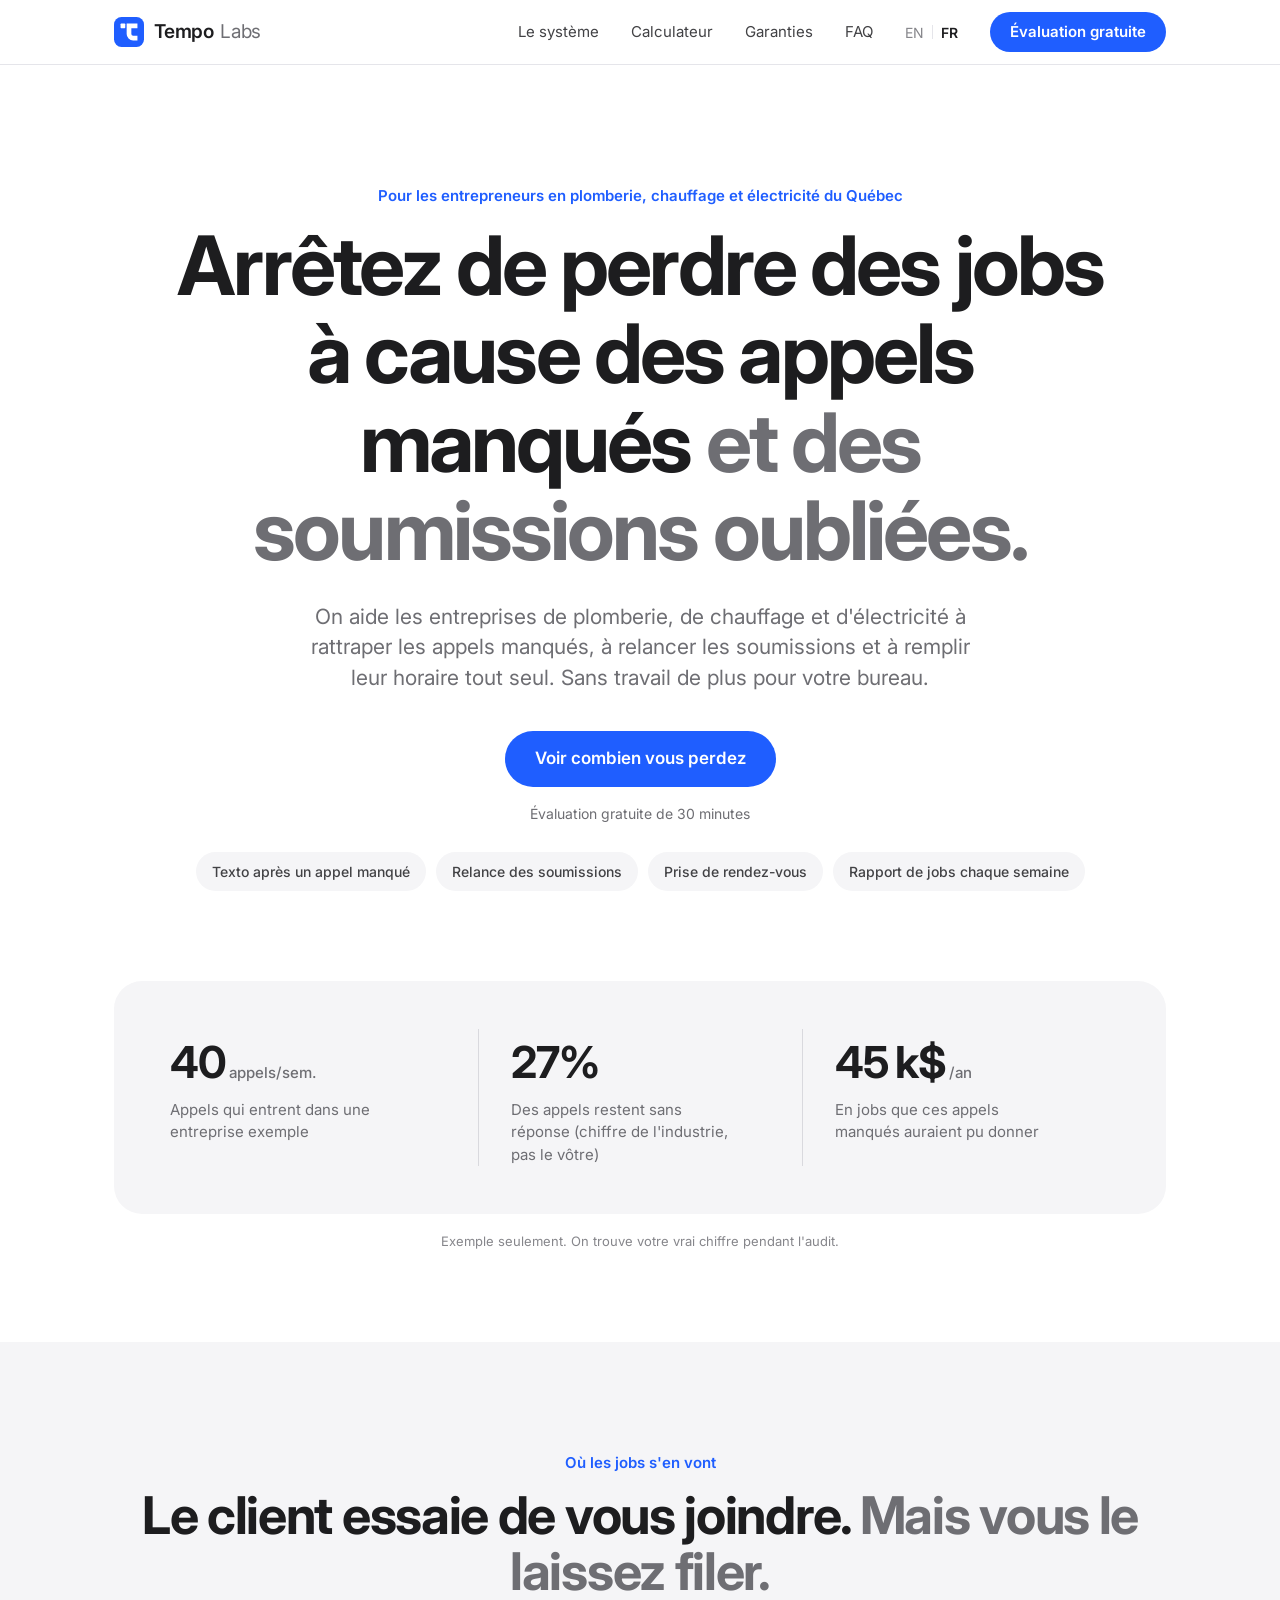
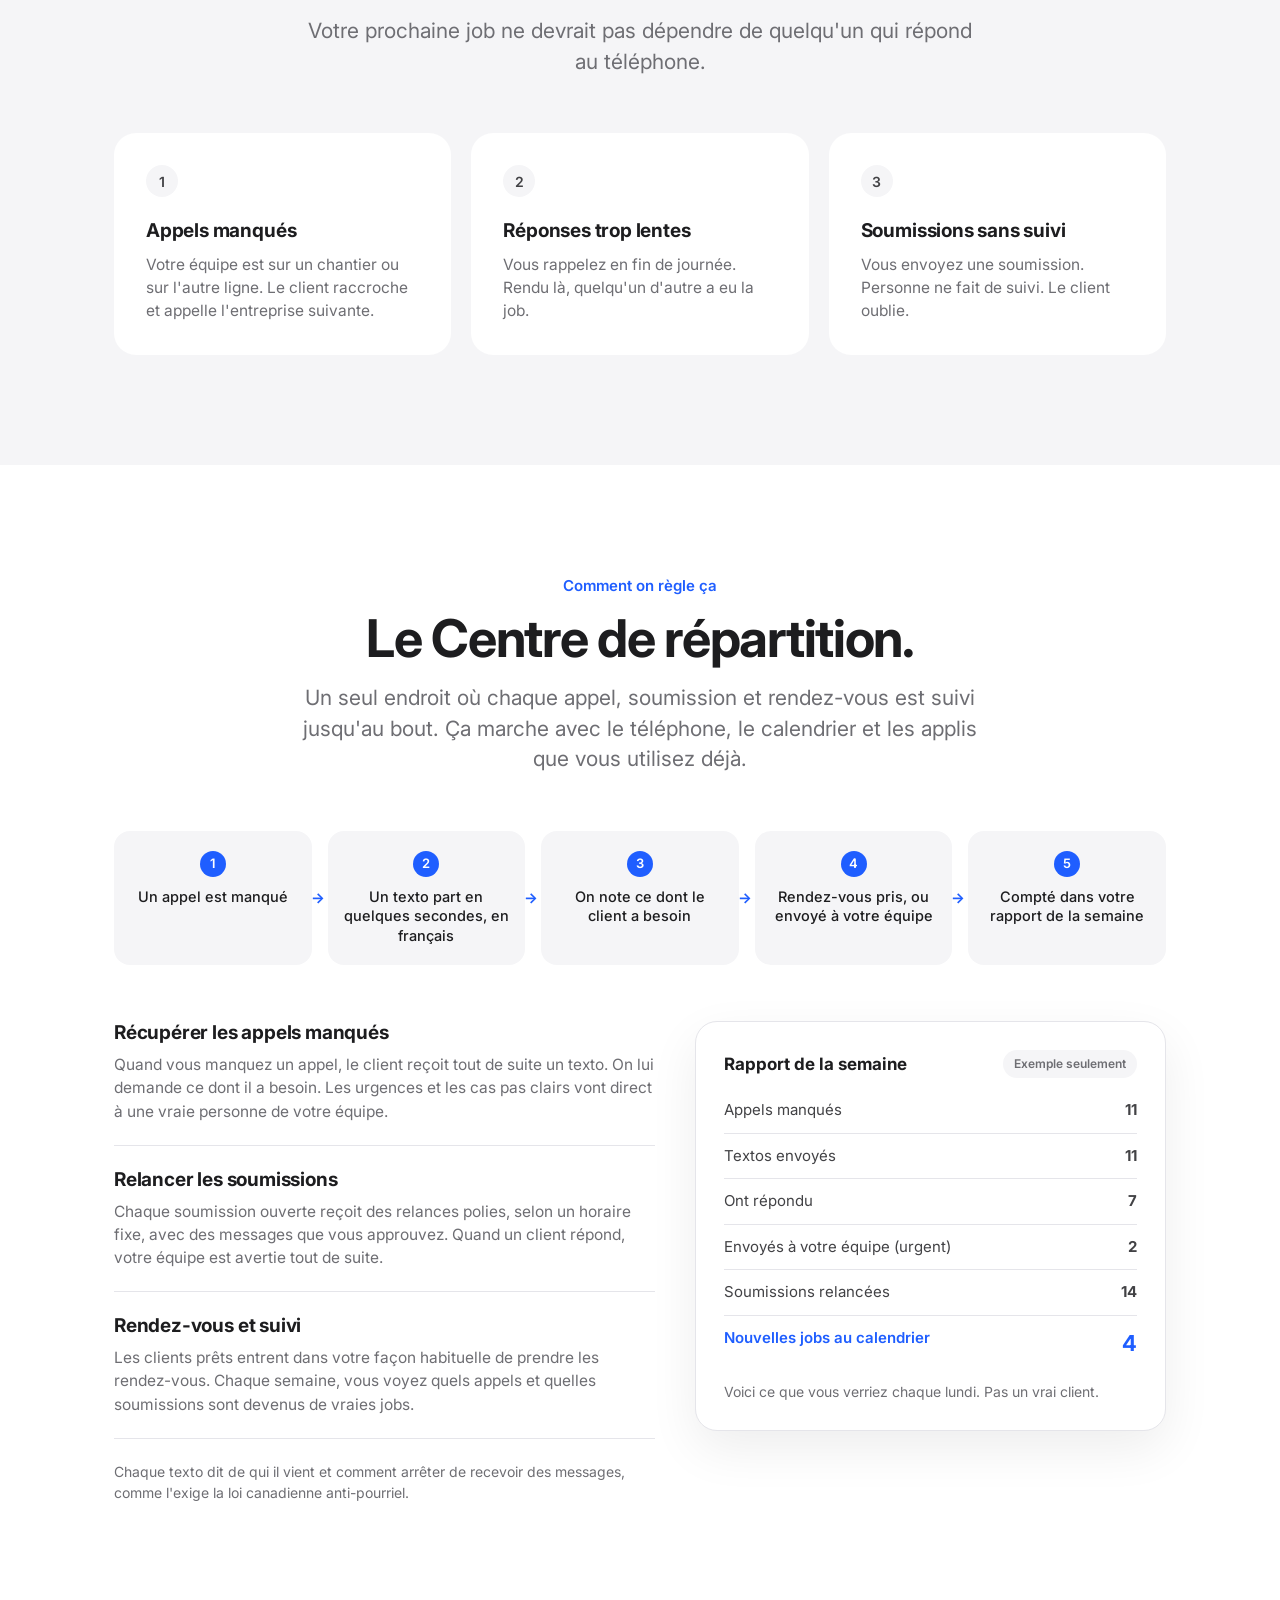
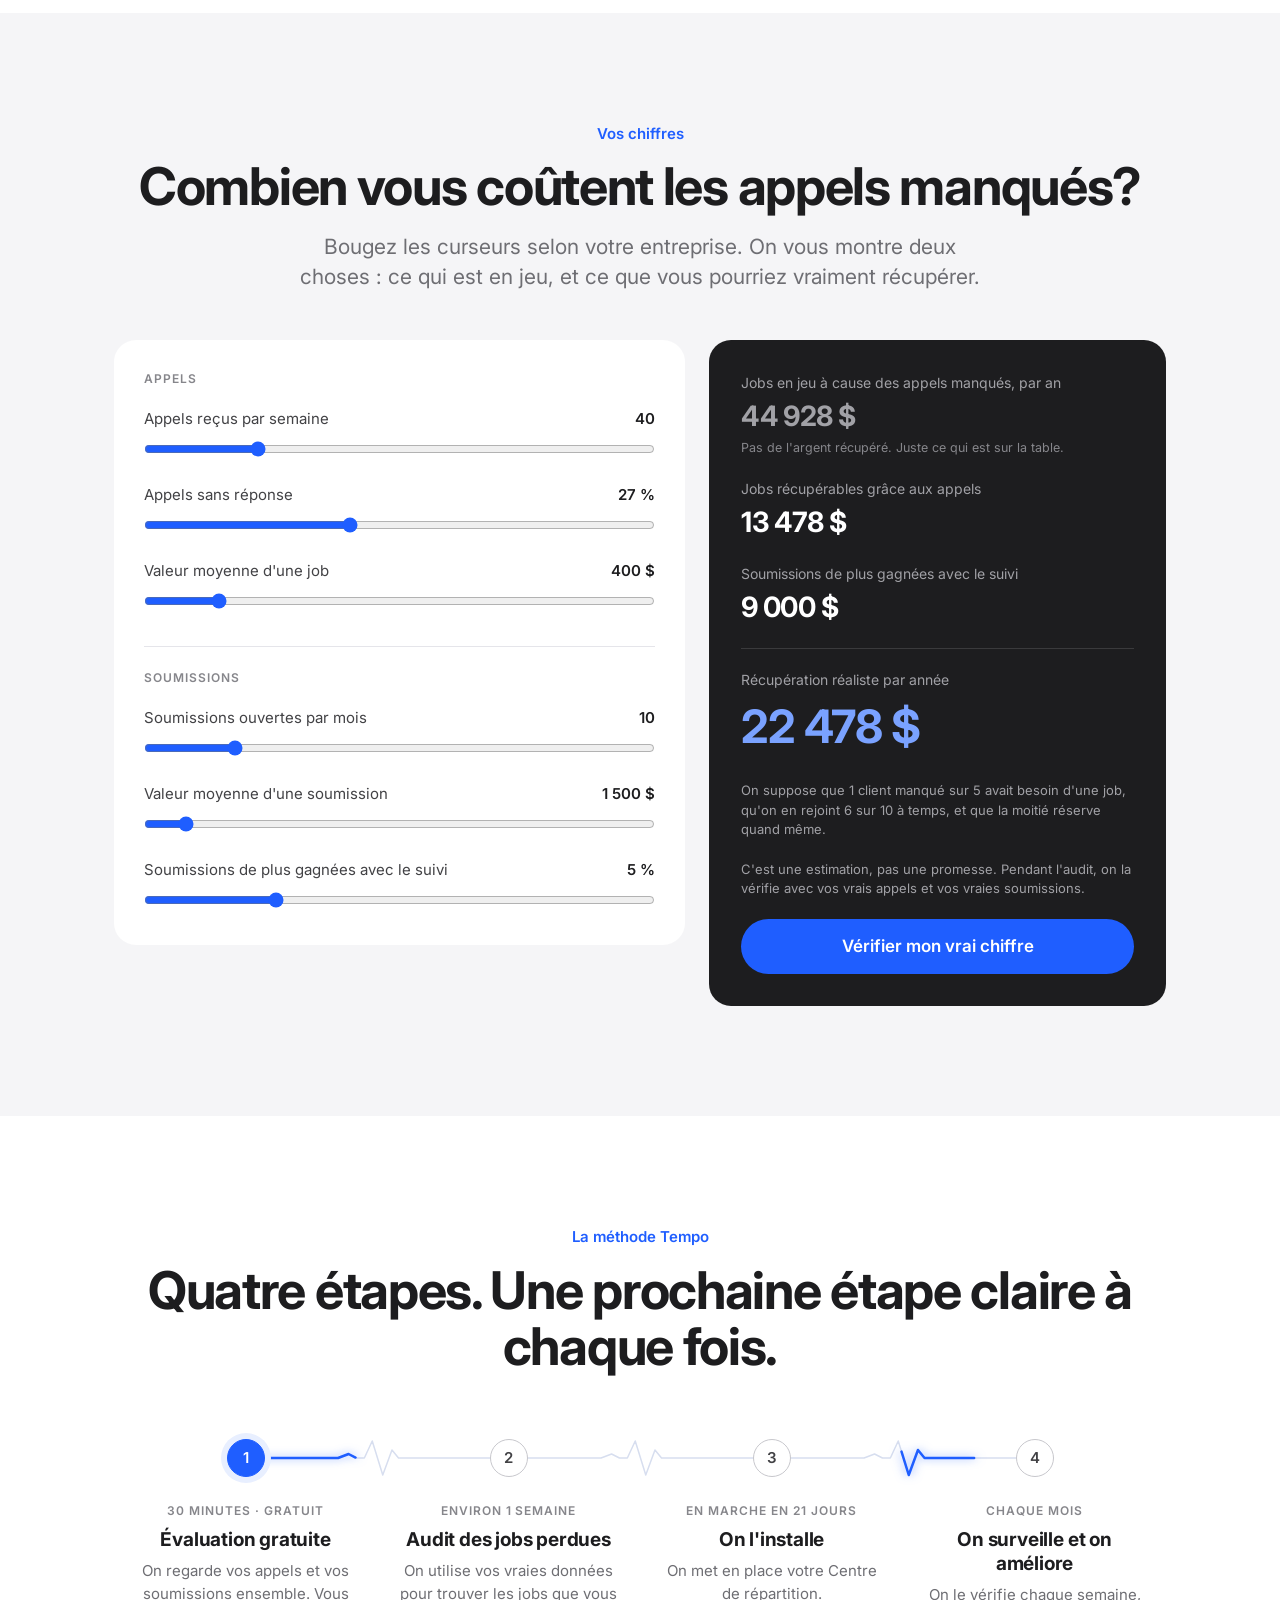
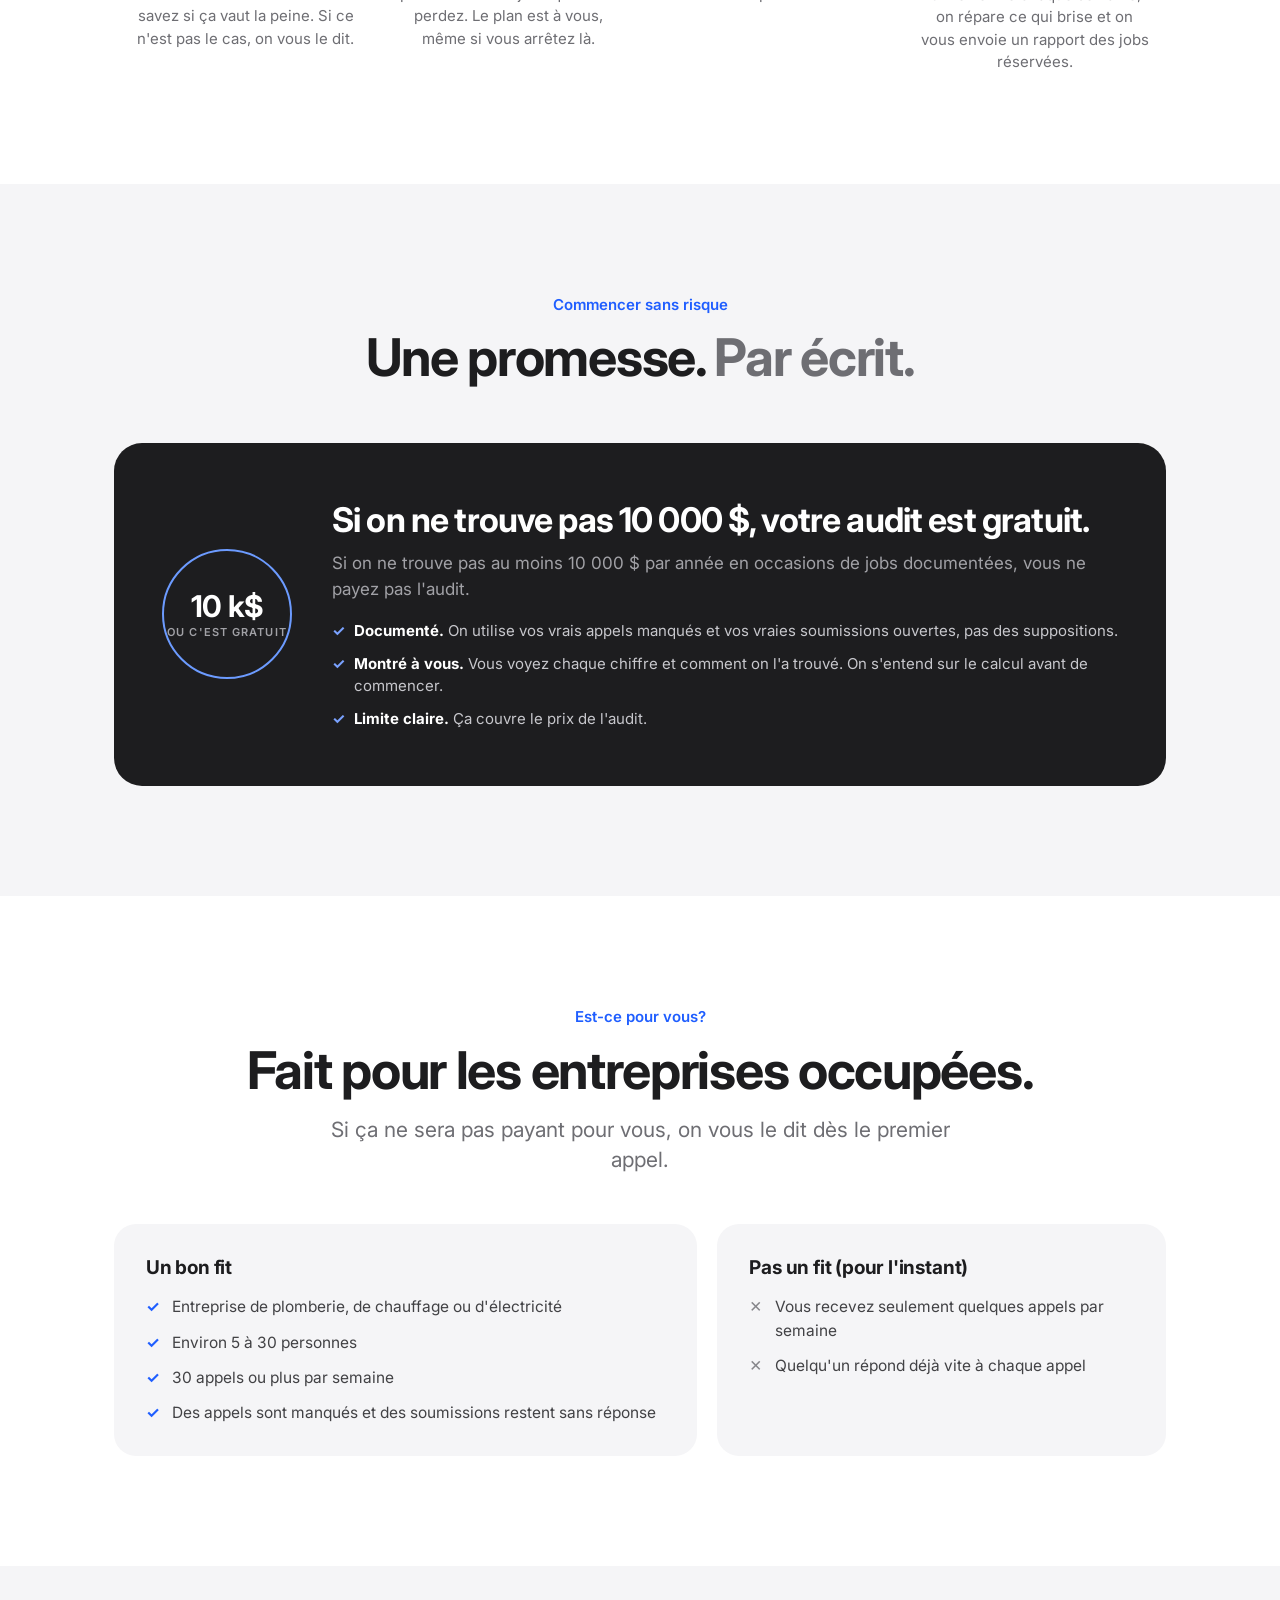
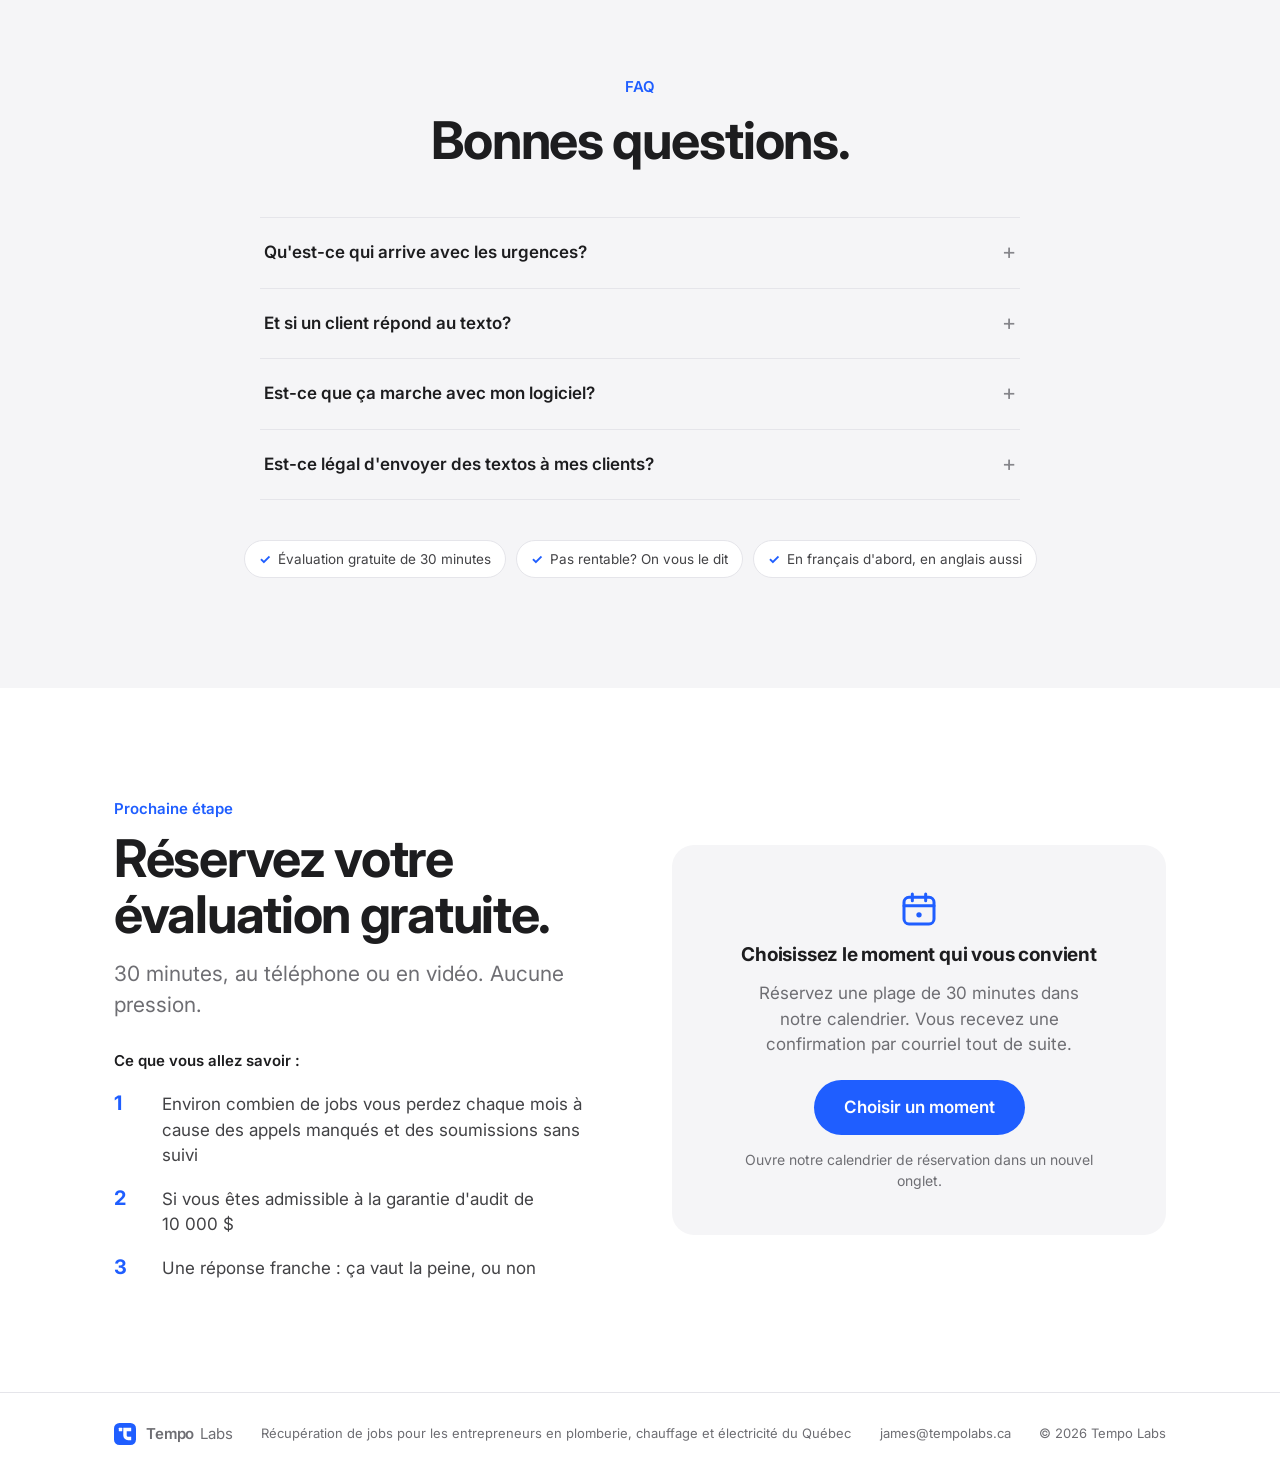
<file: index.html>
<!doctype html>
<html lang="en" data-title-fr="Tempo Labs — Arrêtez de perdre des jobs à cause des appels manqués">
<head>
<meta charset="utf-8">
<meta name="viewport" content="width=device-width, initial-scale=1">
<title>Tempo Labs — Stop losing jobs to missed calls</title>
<meta name="description" content="For Quebec plumbing, heating and electrical contractors. We help you win back jobs lost to missed calls and forgotten quotes, without adding office work. Free 30-minute opportunity assessment.">
<link rel="preconnect" href="https://fonts.googleapis.com">
<link rel="preconnect" href="https://fonts.gstatic.com" crossorigin>
<link href="https://fonts.googleapis.com/css2?family=Inter:wght@400;500;600;700&display=swap" rel="stylesheet">
<link rel="stylesheet" href="styles.css">
<link rel="icon" type="image/svg+xml" href="assets/logo.svg">
<link rel="icon" type="image/png" sizes="32x32" href="assets/favicon-32.png">
<link rel="apple-touch-icon" href="assets/apple-touch-icon.png">
</head>
<body>

<nav>
  <div class="wrap">
    <a href="index.html" class="logo">
      <svg class="logo-mark" viewBox="0 0 1024 1024" aria-hidden="true"><rect width="1024" height="1024" rx="256" fill="#1f5eff"/><rect x="224" y="224" width="160" height="160" rx="24" fill="#fff"/><path d="M432 224H800V384H592V576A62 62 0 0 0 654 638H800V800H654A222 222 0 0 1 432 578Z" fill="#fff"/></svg>
      Tempo <span class="logo-sub">Labs</span>
    </a>
    <div class="nav-r">
      <div class="nav-links">
        <a href="#dcc" data-i18n="nav.dcc">The system</a>
        <a href="#calc" data-i18n="nav.calc">Calculator</a>
        <a href="#audit" data-i18n="nav.audit">Guarantees</a>
        <a href="#faq">FAQ</a>
      </div>
      <div class="lang" role="group" aria-label="Language"><button data-lang="en" class="on">EN</button><i></i><button data-lang="fr">FR</button></div>
      <a href="#book" class="btn btn-sm" data-i18n="nav.cta">Free assessment</a>
    </div>
  </div>
</nav>

<header class="hero center">
  <div class="wrap">
    <span class="eyebrow" data-i18n="hero.eyebrow">For Quebec plumbing, heating &amp; electrical contractors</span>
    <h1 data-i18n-html="hero.h1">Stop losing jobs to missed calls <span class="dim">and forgotten quotes.</span></h1>
    <p class="sub" data-i18n="hero.sub">We help plumbing, heating and electrical companies catch missed calls, follow up on quotes, and book more jobs on their own. No extra work for your office.</p>
    <a href="#book" class="btn" data-i18n="hero.cta">Find out how much you're missing</a>
    <p class="fine" data-i18n="hero.fine">Free 30-minute opportunity assessment</p>
    <div class="tools hero-tags">
      <span data-i18n="tag.1">Missed-call text back</span>
      <span data-i18n="tag.2">Quote follow-up</span>
      <span data-i18n="tag.3">Booking</span>
      <span data-i18n="tag.4">Weekly job report</span>
    </div>

    <div class="stats reveal">
      <div><b>40<small data-i18n="st.1u">calls/week</small></b><p data-i18n="st.1">Calls coming into an example shop</p></div>
      <div><b>27%</b><p data-i18n="st.2">Of calls go unanswered (an industry number, not yours)</p></div>
      <div><b><span data-i18n="st.3n">$45K</span><small data-i18n="st.3u">/year</small></b><p data-i18n="st.3">In jobs those missed calls could have been</p></div>
    </div>
    <p class="stats-cap" data-i18n="st.cap">Example only. We find your real number in the audit.</p>
  </div>
</header>

<section class="band center">
  <div class="wrap">
    <span class="eyebrow" data-i18n="leak.eyebrow">Where the jobs go</span>
    <h2 data-i18n-html="leak.h2">The lead is trying to reach you. <span class="dim">But you let them slip away.</span></h2>
    <p class="sub" data-i18n="leak.sub">Your next job shouldn't depend on whether someone picks up the phone.</p>
    <div class="cards">
      <div class="card reveal"><div class="num">1</div><h3 data-i18n="leak.1h">Missed calls</h3><p data-i18n="leak.1">Your team is on a job or on the other line. The caller hangs up and calls the next business.</p></div>
      <div class="card reveal"><div class="num">2</div><h3 data-i18n="leak.2h">Slow replies</h3><p data-i18n="leak.2">You call back at the end of the day. By then, someone else got the job.</p></div>
      <div class="card reveal"><div class="num">3</div><h3 data-i18n="leak.3h">Quotes that go quiet</h3><p data-i18n="leak.3">You send a quote. Nobody follows up. The customer forgets.</p></div>
    </div>
  </div>
</section>

<section class="center" id="dcc">
  <div class="wrap">
    <span class="eyebrow" data-i18n="dcc.eyebrow">How we fix it</span>
    <h2 data-i18n="dcc.h2">The Dispatch Command Center.</h2>
    <p class="sub" data-i18n="dcc.sub">One place where every call, quote and booking is tracked until it's done. It works with the phone, calendar and apps you already use.</p>

    <div class="flowline reveal">
      <div class="node"><span class="n">1</span><span data-i18n="fl.1">A call is missed</span></div>
      <div class="node"><span class="n">2</span><span data-i18n="fl.2">A text goes out in seconds, in French</span></div>
      <div class="node"><span class="n">3</span><span data-i18n="fl.3">We get what they need</span></div>
      <div class="node"><span class="n">4</span><span data-i18n="fl.4">Booked, or sent to your team</span></div>
      <div class="node"><span class="n">5</span><span data-i18n="fl.5">Counted in your weekly report</span></div>
    </div>

    <div class="dcc-grid">
      <div class="wf-list">
        <div class="wf reveal">
          <h3 data-i18n="wf.1h">Missed-call recovery</h3>
          <p data-i18n="wf.1">When you miss a call, the caller gets a text right away. We ask what they need. Emergencies and unclear cases go straight to a real person on your team.</p>
        </div>
        <div class="wf reveal">
          <h3 data-i18n="wf.2h">Quote follow-up</h3>
          <p data-i18n="wf.2">Every open quote gets friendly follow-ups on a set schedule, with messages you approve. When a customer writes back, your team gets told right away.</p>
        </div>
        <div class="wf reveal">
          <h3 data-i18n="wf.3h">Booking and tracking</h3>
          <p data-i18n="wf.3">Ready customers go into the way you already book jobs. Each week you see which calls and quotes became real jobs.</p>
        </div>
        <p class="fine wf-note" data-i18n="wf.note">Every text says who it's from and how to stop getting messages, as Canada's anti-spam law requires.</p>
      </div>

      <div class="report reveal" aria-label="Example weekly report">
        <div class="report-h"><b data-i18n="rp.h">Weekly report</b><span class="pill grey" data-i18n="rp.tag">Example only</span></div>
        <div class="rrow"><span data-i18n="rp.1">Missed calls</span><b>11</b></div>
        <div class="rrow"><span data-i18n="rp.2">Texted back</span><b>11</b></div>
        <div class="rrow"><span data-i18n="rp.3">Wrote back</span><b>7</b></div>
        <div class="rrow"><span data-i18n="rp.4">Sent to your team (urgent)</span><b>2</b></div>
        <div class="rrow"><span data-i18n="rp.5">Quotes followed up</span><b>14</b></div>
        <div class="rrow hl"><span data-i18n="rp.6">New jobs booked</span><b>4</b></div>
        <p class="fine" data-i18n="rp.cap">This is what you'd see every Monday. Not a real client.</p>
      </div>
    </div>
  </div>
</section>

<section class="band center" id="calc">
  <div class="wrap">
    <span class="eyebrow" data-i18n="calc.eyebrow">Your numbers</span>
    <h2 data-i18n="calc.h2">What are missed calls costing you?</h2>
    <p class="sub" data-i18n="calc.sub">Move the sliders to match your shop. We show two things: what's at stake, and what you could really win back.</p>

    <div class="calc">
      <div class="calc-in">
        <h4 data-i18n="calc.g1">Calls</h4>
        <div class="sl"><label for="c-calls"><span data-i18n="calc.calls">Calls you get each week</span><output id="o-calls"></output></label><input type="range" id="c-calls" min="10" max="150" step="5" value="40"></div>
        <div class="sl"><label for="c-miss"><span data-i18n="calc.miss">Calls nobody answers</span><output id="o-miss"></output></label><input type="range" id="c-miss" min="5" max="60" value="27"></div>
        <div class="sl"><label for="c-job"><span data-i18n="calc.job">Average job value</span><output id="o-job"></output></label><input type="range" id="c-job" min="150" max="2000" step="25" value="400"></div>
        <h4 data-i18n="calc.g2">Quotes</h4>
        <div class="sl"><label for="c-q"><span data-i18n="calc.q">Open quotes each month</span><output id="o-q"></output></label><input type="range" id="c-q" min="0" max="60" value="10"></div>
        <div class="sl"><label for="c-qv"><span data-i18n="calc.qv">Average quote value</span><output id="o-qv"></output></label><input type="range" id="c-qv" min="500" max="15000" step="250" value="1500"></div>
        <div class="sl"><label for="c-qw"><span data-i18n="calc.qw">Extra quotes won with follow-up</span><output id="o-qw"></output></label><input type="range" id="c-qw" min="0" max="20" value="5"></div>
      </div>

      <div class="calc-out" aria-live="polite">
        <div class="row-out muted"><span data-i18n="calc.r1">Missed-call jobs at stake each year</span><b id="r-stake"></b><small data-i18n="calc.r1s">Not money you get back. Just what's on the table.</small></div>
        <div class="row-out"><span data-i18n="calc.r2">Jobs you could win back from calls</span><b id="r-calls"></b></div>
        <div class="row-out"><span data-i18n="calc.r3">Extra quotes won with follow-up</span><b id="r-quotes"></b></div>
        <div class="row-out big"><span data-i18n="calc.r4">Realistic win-back each year</span><b id="r-total"></b></div>
        <p class="calc-note" data-i18n="calc.asm">We assume 1 in 5 missed callers needed a job, we reach 6 in 10 of them in time, and half of those still book.</p>
        <p class="calc-note" data-i18n="calc.note">This is an estimate, not a promise. In the audit, we check it against your real calls and quotes.</p>
        <a href="#book" class="btn" data-i18n="calc.cta">Check my real number</a>
      </div>
    </div>
  </div>
</section>

<section class="center" id="how">
  <div class="wrap">
    <span class="eyebrow" data-i18n="how.eyebrow">The Tempo Method</span>
    <h2 data-i18n="how.h2">Four steps. One clear next move each time.</h2>
    <div class="steps">
      <svg class="pulse-line" viewBox="0 0 600 40" preserveAspectRatio="none" aria-hidden="true">
        <path class="ecg-base" pathLength="1000" vector-effect="non-scaling-stroke" d="M0 20 H70 L78 16 L84 20 L90 20 L96 3 L104 37 L111 12 L116 20 H270 L278 16 L284 20 L290 20 L296 3 L304 37 L311 12 L316 20 H470 L478 16 L484 20 L490 20 L496 3 L504 37 L511 12 L516 20 H600"/>
        <path class="ecg-beat" pathLength="1000" vector-effect="non-scaling-stroke" d="M0 20 H70 L78 16 L84 20 L90 20 L96 3 L104 37 L111 12 L116 20 H270 L278 16 L284 20 L290 20 L296 3 L304 37 L311 12 L316 20 H470 L478 16 L484 20 L490 20 L496 3 L504 37 L511 12 L516 20 H600"/>
      </svg>
      <div class="step"><div class="dot">1</div><span class="k" data-i18n="how.1k">30 minutes · Free</span><h3 data-i18n="how.1h">Free assessment</h3><p data-i18n="how.1">We look at your calls and quotes together. You learn if it's worth fixing. If it's not, we tell you.</p></div>
      <div class="step"><div class="dot">2</div><span class="k" data-i18n="how.2k">About 1 week</span><h3 data-i18n="how.2h">Job Leak Audit</h3><p data-i18n="how.2">We use your real data to find the jobs you're losing. You keep the plan, even if you stop here.</p></div>
      <div class="step"><div class="dot">3</div><span class="k" data-i18n="how.3k">Live in 21 days</span><h3 data-i18n="how.3h">We install it</h3><p data-i18n="how.3">We set up your Dispatch Command Center.</p></div>
      <div class="step"><div class="dot">4</div><span class="k" data-i18n="how.4k">Every month</span><h3 data-i18n="how.4h">We watch and improve</h3><p data-i18n="how.4">We check it every week, fix what breaks, and send you a report on jobs booked.</p></div>
    </div>
  </div>
</section>

<section class="band center" id="audit">
  <div class="wrap">
    <span class="eyebrow" data-i18n="g.eyebrow">No-risk start</span>
    <h2 data-i18n-html="g.h2">One promise. <span class="dim">In writing.</span></h2>

    <div class="guarantee reveal">
      <div class="seal"><span data-i18n="g.sealn">$10K</span><small data-i18n="g.seal">or it's free</small></div>
      <div>
        <h3 data-i18n="g.1h">If we don't find $10,000, your audit is free.</h3>
        <p data-i18n="g.1">If we can't find at least $10,000 a year in documented job opportunities, you don't pay for the audit.</p>
        <ul class="terms">
          <li data-i18n-html="g.t1"><b>Documented.</b> We use your real missed calls and open quotes, not guesses.</li>
          <li data-i18n-html="g.t2"><b>Shown to you.</b> You see every number and how we got it. We agree on the math before we start.</li>
          <li data-i18n-html="g.t3"><b>Clear limit.</b> It covers the audit fee.</li>
        </ul>
      </div>
    </div>
  </div>
</section>

<section class="center" id="fit">
  <div class="wrap">
    <span class="eyebrow" data-i18n="fit.eyebrow">Is this for you?</span>
    <h2 data-i18n="fit.h2">Built for busy shops.</h2>
    <p class="sub" data-i18n="fit.sub">If it won't pay off for you, we'll tell you on the first call.</p>
    <div class="fit">
      <div class="card fit-yes reveal">
        <h3 data-i18n="fit.yh">A good fit</h3>
        <ul>
          <li data-i18n="fit.y1">Plumbing, heating or electrical company</li>
          <li data-i18n="fit.y2">About 5 to 30 people</li>
          <li data-i18n="fit.y3">30 or more calls coming in each week</li>
          <li data-i18n="fit.y4">Calls get missed and quotes go quiet</li>
        </ul>
      </div>
      <div class="card fit-no reveal">
        <h3 data-i18n="fit.nh">Not a fit (yet)</h3>
        <ul>
          <li data-i18n="fit.n1">You get only a few calls a week</li>
          <li data-i18n="fit.n2">Someone already answers every call fast</li>
        </ul>
      </div>
    </div>
  </div>
</section>

<section class="band center" id="faq">
  <div class="wrap">
    <span class="eyebrow">FAQ</span>
    <h2 data-i18n="faq.h2">Good questions.</h2>
    <div class="faq">
      <details><summary data-i18n="q2">What happens with emergencies?</summary><p data-i18n="a2">Urgent calls, like a burst pipe or no heat, go straight to a real person on your team. The system never handles an emergency on its own.</p></details>
      <details><summary data-i18n="q3">What if a customer writes back?</summary><p data-i18n="a3">Your team gets told right away, with the full message. You decide how to answer.</p></details>
      <details><summary data-i18n="q5">Does it work with my software?</summary><p data-i18n="a5">We work with the phone line, calendar and booking tool you already use. We check this on the free call before you pay anything. We also offer custom builds.</p></details>
      <details><summary data-i18n="q6">Is it legal to text my customers?</summary><p data-i18n="a6">Yes, when it's done right. Every message follows Canada's anti-spam law: it says who it's from and how to stop.</p></details>
    </div>
    <div class="checks">
      <span data-i18n="ck.1">Free 30-minute assessment</span>
      <span data-i18n="ck.2">Not worth it? We'll tell you</span>
      <span data-i18n="ck.3">French first, English too</span>
    </div>
  </div>
</section>

<section id="book">
  <div class="wrap final">
    <div>
      <span class="eyebrow" data-i18n="bk.eyebrow">Next step</span>
      <h2 data-i18n="bk.h2">Book your free opportunity assessment.</h2>
      <p class="sub" data-i18n="bk.sub">30 minutes, by phone or video. No pressure.</p>
      <h4 class="learn-h" data-i18n="bk.lh">What you'll walk away with:</h4>
      <ul class="facts">
        <li><b>1</b><span data-i18n="bk.1">About how many jobs you lose each month to missed calls and quiet quotes</span></li>
        <li><b>2</b><span data-i18n="bk.2">Whether you qualify for the $10K audit guarantee</span></li>
        <li><b>3</b><span data-i18n="bk.3">A straight answer: worth fixing, or not</span></li>
      </ul>
    </div>
    <div class="book-card">
      <svg class="book-ic" viewBox="0 0 24 24" width="40" height="40" aria-hidden="true"><rect x="3" y="5" width="18" height="16" rx="3" fill="none" stroke="currentColor" stroke-width="1.8"/><path d="M3 10h18M8 3v4M16 3v4" stroke="currentColor" stroke-width="1.8" stroke-linecap="round"/><circle cx="12" cy="15.5" r="1.6" fill="currentColor"/></svg>
      <h3 data-i18n="bk.ch">Pick a time that works for you</h3>
      <p data-i18n="bk.cp">Choose a 30-minute slot on our calendar. You'll get a confirmation by email right away.</p>
      <a class="btn" data-calendly target="_blank" rel="noopener" href="#" data-i18n="bk.cb">Choose a time</a>
      <p class="fine" data-i18n="bk.cf">Opens our booking calendar in a new tab.</p>
    </div>
  </div>
</section>

<footer>
  <div class="wrap">
    <a href="index.html" class="logo"><svg class="logo-mark" viewBox="0 0 1024 1024" aria-hidden="true"><rect width="1024" height="1024" rx="256" fill="#1f5eff"/><rect x="224" y="224" width="160" height="160" rx="24" fill="#fff"/><path d="M432 224H800V384H592V576A62 62 0 0 0 654 638H800V800H654A222 222 0 0 1 432 578Z" fill="#fff"/></svg>Tempo <span class="logo-sub">Labs</span></a>
    <span data-i18n="ft.1">Job recovery for Quebec plumbing, heating &amp; electrical contractors</span>
    <a href="mailto:james@tempolabs.ca">james@tempolabs.ca</a>
    <span>© <span class="yr"></span> Tempo Labs</span>
  </div>
</footer>

<script>
window.FR = {
  "nav.dcc":"Le système","nav.calc":"Calculateur","nav.audit":"Garanties","nav.cta":"Évaluation gratuite",
  "hero.eyebrow":"Pour les entrepreneurs en plomberie, chauffage et électricité du Québec",
  "hero.h1":"Arrêtez de perdre des jobs à cause des appels manqués <span class=\"dim\">et des soumissions oubliées.</span>",
  "hero.sub":"On aide les entreprises de plomberie, de chauffage et d'électricité à rattraper les appels manqués, à relancer les soumissions et à remplir leur horaire tout seul. Sans travail de plus pour votre bureau.",
  "hero.cta":"Voir combien vous perdez","hero.fine":"Évaluation gratuite de 30 minutes",
  "tag.1":"Texto après un appel manqué","tag.2":"Relance des soumissions","tag.3":"Prise de rendez-vous","tag.4":"Rapport de jobs chaque semaine",
  "st.1u":"appels/sem.","st.1":"Appels qui entrent dans une entreprise exemple",
  "st.2":"Des appels restent sans réponse (chiffre de l'industrie, pas le vôtre)",
  "st.3n":"45 k$","st.3u":"/an","st.3":"En jobs que ces appels manqués auraient pu donner",
  "st.cap":"Exemple seulement. On trouve votre vrai chiffre pendant l'audit.",
  "leak.eyebrow":"Où les jobs s'en vont","leak.h2":"Le client essaie de vous joindre. <span class=\"dim\">Mais vous le laissez filer.</span>",
  "leak.sub":"Votre prochaine job ne devrait pas dépendre de quelqu'un qui répond au téléphone.",
  "leak.1h":"Appels manqués","leak.1":"Votre équipe est sur un chantier ou sur l'autre ligne. Le client raccroche et appelle l'entreprise suivante.",
  "leak.2h":"Réponses trop lentes","leak.2":"Vous rappelez en fin de journée. Rendu là, quelqu'un d'autre a eu la job.",
  "leak.3h":"Soumissions sans suivi","leak.3":"Vous envoyez une soumission. Personne ne fait de suivi. Le client oublie.",
  "dcc.eyebrow":"Comment on règle ça","dcc.h2":"Le Centre de répartition.",
  "dcc.sub":"Un seul endroit où chaque appel, soumission et rendez-vous est suivi jusqu'au bout. Ça marche avec le téléphone, le calendrier et les applis que vous utilisez déjà.",
  "fl.1":"Un appel est manqué","fl.2":"Un texto part en quelques secondes, en français","fl.3":"On note ce dont le client a besoin","fl.4":"Rendez-vous pris, ou envoyé à votre équipe","fl.5":"Compté dans votre rapport de la semaine",
  "wf.1h":"Récupérer les appels manqués","wf.1":"Quand vous manquez un appel, le client reçoit tout de suite un texto. On lui demande ce dont il a besoin. Les urgences et les cas pas clairs vont direct à une vraie personne de votre équipe.",
  "wf.2h":"Relancer les soumissions","wf.2":"Chaque soumission ouverte reçoit des relances polies, selon un horaire fixe, avec des messages que vous approuvez. Quand un client répond, votre équipe est avertie tout de suite.",
  "wf.3h":"Rendez-vous et suivi","wf.3":"Les clients prêts entrent dans votre façon habituelle de prendre les rendez-vous. Chaque semaine, vous voyez quels appels et quelles soumissions sont devenus de vraies jobs.",
  "wf.note":"Chaque texto dit de qui il vient et comment arrêter de recevoir des messages, comme l'exige la loi canadienne anti-pourriel.",
  "rp.h":"Rapport de la semaine","rp.tag":"Exemple seulement","rp.1":"Appels manqués","rp.2":"Textos envoyés","rp.3":"Ont répondu","rp.4":"Envoyés à votre équipe (urgent)","rp.5":"Soumissions relancées","rp.6":"Nouvelles jobs au calendrier","rp.cap":"Voici ce que vous verriez chaque lundi. Pas un vrai client.",
  "calc.eyebrow":"Vos chiffres","calc.h2":"Combien vous coûtent les appels manqués?",
  "calc.sub":"Bougez les curseurs selon votre entreprise. On vous montre deux choses : ce qui est en jeu, et ce que vous pourriez vraiment récupérer.",
  "calc.g1":"Appels","calc.calls":"Appels reçus par semaine","calc.miss":"Appels sans réponse","calc.job":"Valeur moyenne d'une job",
  "calc.g2":"Soumissions","calc.q":"Soumissions ouvertes par mois","calc.qv":"Valeur moyenne d'une soumission","calc.qw":"Soumissions de plus gagnées avec le suivi",
  "calc.r1":"Jobs en jeu à cause des appels manqués, par an","calc.r1s":"Pas de l'argent récupéré. Juste ce qui est sur la table.",
  "calc.r2":"Jobs récupérables grâce aux appels","calc.r3":"Soumissions de plus gagnées avec le suivi","calc.r4":"Récupération réaliste par année",
  "calc.asm":"On suppose que 1 client manqué sur 5 avait besoin d'une job, qu'on en rejoint 6 sur 10 à temps, et que la moitié réserve quand même.",
  "calc.note":"C'est une estimation, pas une promesse. Pendant l'audit, on la vérifie avec vos vrais appels et vos vraies soumissions.","calc.cta":"Vérifier mon vrai chiffre",
  "how.eyebrow":"La méthode Tempo","how.h2":"Quatre étapes. Une prochaine étape claire à chaque fois.",
  "how.1k":"30 minutes · Gratuit","how.1h":"Évaluation gratuite","how.1":"On regarde vos appels et vos soumissions ensemble. Vous savez si ça vaut la peine. Si ce n'est pas le cas, on vous le dit.",
  "how.2k":"Environ 1 semaine","how.2h":"Audit des jobs perdues","how.2":"On utilise vos vraies données pour trouver les jobs que vous perdez. Le plan est à vous, même si vous arrêtez là.",
  "how.3k":"En marche en 21 jours","how.3h":"On l'installe","how.3":"On met en place votre Centre de répartition.",
  "how.4k":"Chaque mois","how.4h":"On surveille et on améliore","how.4":"On le vérifie chaque semaine, on répare ce qui brise et on vous envoie un rapport des jobs réservées.",
  "g.eyebrow":"Commencer sans risque","g.h2":"Une promesse. <span class=\"dim\">Par écrit.</span>","g.sealn":"10 k$","g.seal":"ou c'est gratuit",
  "g.1h":"Si on ne trouve pas 10 000 $, votre audit est gratuit.","g.1":"Si on ne trouve pas au moins 10 000 $ par année en occasions de jobs documentées, vous ne payez pas l'audit.",
  "g.t1":"<b>Documenté.</b> On utilise vos vrais appels manqués et vos vraies soumissions ouvertes, pas des suppositions.",
  "g.t2":"<b>Montré à vous.</b> Vous voyez chaque chiffre et comment on l'a trouvé. On s'entend sur le calcul avant de commencer.",
  "g.t3":"<b>Limite claire.</b> Ça couvre le prix de l'audit.",
  "g.t4":"<b>Le temps sauvé est à part.</b> Les heures de bureau sauvées sont montrées à part et ne comptent pas dans les 10 000 $.",
  "fit.eyebrow":"Est-ce pour vous?","fit.h2":"Fait pour les entreprises occupées.","fit.sub":"Si ça ne sera pas payant pour vous, on vous le dit dès le premier appel.",
  "fit.yh":"Un bon fit","fit.y1":"Entreprise de plomberie, de chauffage ou d'électricité","fit.y2":"Environ 5 à 30 personnes","fit.y3":"30 appels ou plus par semaine","fit.y4":"Des appels sont manqués et des soumissions restent sans réponse","fit.y5":"Le propriétaire ou le directeur est à l'appel",
  "fit.nh":"Pas un fit (pour l'instant)","fit.n1":"Vous recevez seulement quelques appels par semaine","fit.n2":"Quelqu'un répond déjà vite à chaque appel",
  "faq.h2":"Bonnes questions.",
  "q2":"Qu'est-ce qui arrive avec les urgences?","a2":"Les appels urgents, comme un tuyau qui a éclaté ou une panne de chauffage, vont direct à une vraie personne de votre équipe. Le système ne gère jamais une urgence tout seul.",
  "q3":"Et si un client répond au texto?","a3":"Votre équipe est avertie tout de suite, avec le message au complet. C'est vous qui décidez quoi répondre.",
  "q5":"Est-ce que ça marche avec mon logiciel?","a5":"On travaille avec la ligne téléphonique, le calendrier et l'outil de rendez-vous que vous avez déjà. On le vérifie pendant l'appel gratuit, avant que vous payiez quoi que ce soit. On offre aussi des solutions sur mesure.",
  "q6":"Est-ce légal d'envoyer des textos à mes clients?","a6":"Oui, quand c'est bien fait. Chaque message respecte la loi canadienne anti-pourriel : il dit de qui il vient et comment arrêter.",
  "ck.1":"Évaluation gratuite de 30 minutes","ck.2":"Pas rentable? On vous le dit","ck.3":"En français d'abord, en anglais aussi",
  "bk.eyebrow":"Prochaine étape","bk.h2":"Réservez votre évaluation gratuite.","bk.sub":"30 minutes, au téléphone ou en vidéo. Aucune pression.",
  "bk.lh":"Ce que vous allez savoir :","bk.1":"Environ combien de jobs vous perdez chaque mois à cause des appels manqués et des soumissions sans suivi","bk.2":"Si vous êtes admissible à la garantie d'audit de 10 000 $","bk.3":"Une réponse franche : ça vaut la peine, ou non",
  "bk.ch":"Choisissez le moment qui vous convient","bk.cp":"Réservez une plage de 30 minutes dans notre calendrier. Vous recevez une confirmation par courriel tout de suite.","bk.cb":"Choisir un moment","bk.cf":"Ouvre notre calendrier de réservation dans un nouvel onglet.",
  "ft.1":"Récupération de jobs pour les entrepreneurs en plomberie, chauffage et électricité du Québec"
};
</script>
<script src="site.js"></script>
<script>
(() => {
  const $ = id => document.getElementById(id);
  const ids = ["calls","miss","job","q","qv","qw"];
  const pct = ["miss","qw"], money = ["job","qv"];
  const NEED = 0.2, REACH = 0.6, BOOK = 0.5;
  function render(){
    const v = {}; ids.forEach(k => v[k] = +$("c-" + k).value);
    ids.forEach(k => $("o-" + k).textContent = pct.includes(k) ? v[k] + (Site.lang === "fr" ? " %" : "%") :money.includes(k) ? Site.money(v[k]) : Site.num(v[k]));
    const missedYear = v.calls * 52 * v.miss / 100;
    const stake = missedYear * NEED * v.job;
    const fromCalls = stake * REACH * BOOK;
    const fromQuotes = v.q * 12 * v.qv * v.qw / 100;
    $("r-stake").textContent = Site.money(stake);
    $("r-calls").textContent = Site.money(fromCalls);
    $("r-quotes").textContent = Site.money(fromQuotes);
    $("r-total").textContent = Site.money(fromCalls + fromQuotes);
  }
  ids.forEach(k => $("c-" + k).addEventListener("input", render));
  Site.update = render;
})();
Site.init();
</script>
</body>
</html>
</file>
<file: styles.css>
:root{
  --bg:#ffffff; --band:#f5f5f7; --card:#ffffff; --ink:#1d1d1f; --ink-2:#424245; --muted:#6e6e73; --soft:#86868b;
  --line:#e5e5ea; --blue:#1f5eff; --blue-hover:#1449d6; --blue-soft:#e8efff; --dark:#1d1d1f;
  --sans:"Inter",-apple-system,BlinkMacSystemFont,"Segoe UI",system-ui,sans-serif;
  --max:1100px; --r:22px;
}
*{box-sizing:border-box;margin:0;padding:0}
html{scroll-behavior:smooth}
body{background:var(--bg);color:var(--ink);font-family:var(--sans);font-size:17px;line-height:1.5;-webkit-font-smoothing:antialiased;overflow-x:hidden}
a{color:inherit;text-decoration:none}
.wrap{max-width:var(--max);margin:0 auto;padding:0 24px}
@media(max-width:600px){.wrap{padding:0 16px}}
section{padding:110px 0}
@media(max-width:700px){section{padding:72px 0}}
.band{background:var(--band)}
.center{text-align:center}
.eyebrow{display:block;color:var(--blue);font-weight:600;font-size:15px;margin-bottom:14px}
h1,h2,h3{letter-spacing:-.025em;font-weight:700;line-height:1.08}
h1{font-size:clamp(42px,6.6vw,82px);letter-spacing:-.035em}
h2{font-size:clamp(32px,4.4vw,52px);margin-bottom:16px}
h1 .dim,h2 .dim{color:var(--muted)}
h3{font-size:19px;letter-spacing:-.01em;line-height:1.25}
.sub{font-size:clamp(17px,1.7vw,21px);color:var(--muted);max-width:680px;line-height:1.45}
.center .sub{margin-left:auto;margin-right:auto}
.fine{font-size:14px;color:var(--muted)}

/* buttons */
.btn{display:inline-flex;align-items:center;justify-content:center;gap:8px;background:var(--blue);color:#fff;font-weight:600;font-size:17px;padding:15px 30px;border-radius:999px;border:0;cursor:pointer;font-family:inherit;transition:background .15s,transform .15s}
.btn:hover{background:var(--blue-hover)}
.btn:active{transform:scale(.98)}
.btn-sm{font-size:15px;padding:9px 20px}
.btn-line{background:transparent;color:var(--blue);box-shadow:inset 0 0 0 1.5px var(--blue)}
.btn-line:hover{background:var(--blue-soft)}

/* nav */
nav{position:sticky;top:0;z-index:50;background:rgba(255,255,255,.86);backdrop-filter:saturate(180%) blur(16px);-webkit-backdrop-filter:saturate(180%) blur(16px);border-bottom:1px solid var(--line)}
nav .wrap{display:flex;align-items:center;justify-content:space-between;height:64px;gap:16px}
.logo{display:flex;align-items:center;gap:10px;font-weight:600;font-size:19px;letter-spacing:-.01em}
.logo-mark{width:30px;height:30px;flex:none}
.logo-sub{color:var(--muted);font-weight:400;margin-left:-4px}
.nav-r{display:flex;align-items:center;gap:32px}
.nav-links{display:flex;gap:32px;font-size:15px;color:var(--ink-2)}
.nav-links a:hover{color:var(--ink)}
.lang{display:flex;align-items:center;gap:8px;font-size:14px;color:var(--soft)}
.lang button{background:none;border:0;font:inherit;color:inherit;cursor:pointer;padding:4px 0}
.lang button.on{color:var(--ink);font-weight:600}
.lang i{width:1px;height:14px;background:var(--line)}
.btn{white-space:nowrap}
.hero .btn{white-space:normal;text-align:center}
@media(max-width:960px){.nav-links{display:none}.nav-r{gap:18px}}
@media(max-width:400px){.nav-r .btn-sm{display:none}}

/* hero */
.hero{padding:120px 0 90px}
@media(max-width:700px){.hero{padding:64px 0 56px}}
.hero h1{max-width:960px;margin:0 auto 26px}
.hero .btn{margin:38px 0 16px}
.stats{margin-top:90px;background:var(--band);border-radius:28px;padding:48px 40px;display:grid;grid-template-columns:repeat(3,1fr);text-align:left}
.stats > div{padding:0 32px;border-left:1px solid #d9d9de}
.stats > div:first-child{border-left:0;padding-left:16px}
.stats b{font-size:44px;font-weight:700;letter-spacing:-.03em}
.stats b small{font-size:15px;font-weight:500;color:var(--muted);margin-left:4px;letter-spacing:0}
.stats p{color:var(--muted);font-size:15px;margin-top:4px;max-width:220px}
.stats-cap{margin-top:18px;font-size:13px;color:var(--soft)}
@media(max-width:700px){.stats{margin-top:56px;grid-template-columns:repeat(3,1fr);padding:28px 18px;border-radius:22px}.stats > div{padding:0 10px}.stats > div:first-child{padding-left:0}.stats b{font-size:30px}.stats b small{display:block;margin:0;font-size:12px}.stats p{font-size:12.5px}}

/* cards */
.cards{display:grid;grid-template-columns:repeat(3,1fr);gap:20px;margin-top:56px;text-align:left}
@media(max-width:860px){.cards{grid-template-columns:1fr}}
.card{background:var(--card);border-radius:var(--r);padding:32px;box-shadow:0 1px 2px rgba(0,0,0,.04)}
.band .card{box-shadow:none}
.card .num{width:32px;height:32px;border-radius:50%;background:var(--band);display:grid;place-items:center;font-size:14px;font-weight:600;color:var(--ink-2);margin-bottom:22px}
.card h3{margin-bottom:10px}
.card p{color:var(--muted);font-size:15.5px}

/* stepper */
.steps{display:grid;grid-template-columns:repeat(4,1fr);margin-top:64px;position:relative}
.pulse-line{position:absolute;top:-1px;left:12.5%;width:75%;height:40px;overflow:visible;pointer-events:none}
.pulse-line path{fill:none;stroke-linecap:round;stroke-linejoin:round}
.ecg-base{stroke:#d7deef;stroke-width:1.5}
.ecg-beat{stroke:var(--blue);stroke-width:2.5;stroke-dasharray:140 860;stroke-dashoffset:0;filter:drop-shadow(0 0 4px rgba(31,94,255,.55));animation:ecg 3.6s linear infinite}
@keyframes ecg{to{stroke-dashoffset:-1000}}
.step .dot{z-index:1;animation:beat 3.6s ease-out infinite}
.step:nth-child(2) .dot{animation-delay:0s}
.step:nth-child(3) .dot{animation-delay:1.2s}
.step:nth-child(4) .dot{animation-delay:2.4s}
.step:nth-child(5) .dot{animation-delay:3.4s}
@keyframes beat{0%{transform:scale(1)}4%{transform:scale(1.18);border-color:var(--blue);box-shadow:0 0 0 8px var(--blue-soft)}14%{transform:scale(1)}}
.step:nth-child(2) .dot{animation-name:beat-first}
@keyframes beat-first{0%{transform:scale(1)}4%{transform:scale(1.18)}14%{transform:scale(1)}}
.step{text-align:center;padding:0 16px;position:relative}
.dot{width:38px;height:38px;border-radius:50%;background:#fff;border:1.5px solid #c7c7cc;display:grid;place-items:center;margin:0 auto 20px;font-weight:600;font-size:15px;color:var(--ink-2);position:relative}
.step:nth-child(2) .dot{background:var(--blue);border-color:var(--blue);color:#fff;box-shadow:0 0 0 6px var(--blue-soft)}
.step .k{font-size:12px;letter-spacing:.08em;text-transform:uppercase;color:var(--soft);font-weight:600}
.step h3{margin:6px 0 8px}
.step p{font-size:15px;color:var(--muted)}
@media(max-width:760px){
  .steps{grid-template-columns:1fr;gap:28px;text-align:left}
  .pulse-line{display:none}
  .steps::before{content:"";position:absolute;left:18px;top:18px;bottom:18px;width:1.5px;background:var(--line)}
  .step{display:grid;grid-template-columns:38px 1fr;column-gap:18px;text-align:left;padding:0}
  .step .dot{margin:0;grid-row:span 3}
}

/* case studies */
.case{display:flex;flex-direction:column}
.pill{display:inline-block;align-self:flex-start;font-size:12px;font-weight:600;padding:5px 11px;border-radius:999px;background:var(--blue-soft);color:var(--blue);margin-bottom:22px}
.pill.grey{background:var(--band);color:var(--muted)}
.roi{font-size:60px;font-weight:700;letter-spacing:-.04em;color:var(--blue);line-height:1}
.roi small{font-size:16px;color:var(--muted);font-weight:500;letter-spacing:0;margin-left:4px}
.case h3{margin:16px 0 14px}
.flow{display:flex;align-items:center;gap:8px;flex-wrap:wrap;font-size:13px;color:var(--ink-2);margin-bottom:26px}
.flow span{background:var(--band);padding:5px 10px;border-radius:8px}
.flow i{font-style:normal;color:var(--soft)}
.kpis{display:grid;grid-template-columns:repeat(3,1fr);gap:10px;border-top:1px solid var(--line);padding-top:20px;margin-top:auto}
.kpis b{display:block;font-size:19px;letter-spacing:-.02em}
.kpis span{font-size:12.5px;color:var(--muted)}
.case ul{list-style:none;margin-bottom:26px}
.case li{font-size:15px;color:var(--muted);padding:9px 0;border-bottom:1px solid var(--line)}
.case .slot{margin-top:auto;border:1.5px dashed #d2d2d7;border-radius:14px;padding:16px;text-align:center;font-size:14px;color:var(--soft)}

/* faq */
.faq{max-width:760px;margin:48px auto 0;text-align:left}
details{border-bottom:1px solid var(--line);padding:22px 4px}
details:first-child{border-top:1px solid var(--line)}
summary{cursor:pointer;list-style:none;display:flex;justify-content:space-between;gap:20px;font-size:17px;font-weight:600}
summary::-webkit-details-marker{display:none}
summary::after{content:"+";color:var(--soft);font-weight:400;font-size:22px;line-height:1}
details[open] summary::after{content:"−"}
details p{color:var(--muted);margin-top:10px;font-size:15.5px;max-width:680px}
.checks{display:flex;flex-wrap:wrap;justify-content:center;gap:10px;margin-top:40px}
.checks span{font-size:13.5px;color:var(--ink-2);background:#fff;border:1px solid var(--line);border-radius:999px;padding:8px 14px}
.checks span::before{content:"✓";color:var(--blue);font-weight:700;margin-right:7px}

/* final */
.final{display:grid;grid-template-columns:1fr 1fr;gap:64px;align-items:center}
@media(max-width:860px){.final{grid-template-columns:1fr;gap:40px}}
.final .eyebrow{margin-bottom:10px}
.facts{list-style:none;margin-top:34px;display:grid;gap:14px}
.facts li{display:flex;align-items:baseline;gap:14px;color:var(--ink-2)}
.facts b{color:var(--blue);font-size:20px;min-width:34px;letter-spacing:-.02em}
.book-card{background:var(--band);border-radius:var(--r);padding:44px 36px;text-align:center;display:grid;justify-items:center;gap:14px}
.book-ic{color:var(--blue)}
.book-card p{color:var(--muted);max-width:360px}
.book-card .btn{margin-top:8px}

footer{border-top:1px solid var(--line);padding:30px 0;font-size:13px;color:var(--muted)}
footer .wrap{display:flex;justify-content:space-between;align-items:center;gap:16px;flex-wrap:wrap}
footer .logo{font-size:15px}
footer .logo-mark{width:22px;height:22px}

/* guarantees */
.guarantee{margin-top:56px;background:var(--dark);color:#fff;border-radius:28px;padding:56px 48px;display:grid;grid-template-columns:auto 1fr;gap:40px;align-items:center;text-align:left}
.guarantee .seal{width:130px;height:130px;border-radius:50%;border:2px solid #6c9bff;display:grid;place-items:center;align-content:center;flex:none;text-align:center;font-weight:700;font-size:30px;letter-spacing:-.03em;line-height:1;color:#fff}
.guarantee .seal small{display:block;font-size:11px;letter-spacing:.1em;text-transform:uppercase;color:#a1a1a6;font-weight:600;margin-top:6px}
.guarantee h3{font-size:clamp(24px,3vw,34px);letter-spacing:-.025em;margin-bottom:10px}
.guarantee p{color:#a1a1a6}
@media(max-width:700px){.guarantee{grid-template-columns:1fr;padding:36px 24px;gap:24px}.guarantee .seal{width:104px;height:104px;font-size:24px}}
.tools{display:flex;flex-wrap:wrap;justify-content:center;gap:10px;margin-top:32px}
.tools span{font-size:14px;font-weight:500;color:var(--ink-2);background:var(--band);border-radius:999px;padding:9px 16px}

.hero-tags{margin-top:28px}
.terms{list-style:none;margin-top:18px;display:grid;gap:10px}
.terms li{color:#c7c7cc;font-size:15px;padding-left:22px;position:relative}
.terms li::before{content:"✓";position:absolute;left:0;color:#7aa2ff;font-weight:700}
.terms b{color:#fff}

/* dispatch command center */
.flowline{display:grid;grid-template-columns:repeat(5,1fr);gap:16px;margin-top:56px}
.node{background:var(--band);border-radius:16px;padding:20px 14px;font-size:14.5px;font-weight:500;line-height:1.35;position:relative;display:flex;flex-direction:column;align-items:center;gap:10px}
.node .n{width:26px;height:26px;border-radius:50%;background:var(--blue);color:#fff;font-size:13px;font-weight:600;display:grid;place-items:center;animation:node-beat 4s ease-out infinite}
.node:not(:last-child)::after{animation:arrow-flow 4s ease-out infinite}
.node:nth-child(2) .n,.node:nth-child(2)::after{animation-delay:.6s}
.node:nth-child(3) .n,.node:nth-child(3)::after{animation-delay:1.2s}
.node:nth-child(4) .n,.node:nth-child(4)::after{animation-delay:1.8s}
.node:nth-child(5) .n{animation-delay:2.4s}
.node{animation:node-glow 4s ease-out infinite}
.node:nth-child(2){animation-delay:.6s}.node:nth-child(3){animation-delay:1.2s}.node:nth-child(4){animation-delay:1.8s}.node:nth-child(5){animation-delay:2.4s}
@keyframes node-beat{0%{transform:scale(1);box-shadow:0 0 0 0 rgba(31,94,255,.45)}6%{transform:scale(1.25);box-shadow:0 0 0 7px rgba(31,94,255,.18)}16%{transform:scale(1);box-shadow:0 0 0 12px rgba(31,94,255,0)}100%{transform:scale(1)}}
@keyframes node-glow{0%,18%,100%{background:var(--band)}6%{background:var(--blue-soft)}}
@keyframes arrow-flow{0%,100%{opacity:.35}8%{opacity:1}22%{opacity:.35}}
.node:not(:last-child)::after{content:"→";position:absolute;right:-13px;top:50%;transform:translateY(-50%);color:var(--blue);font-weight:700;z-index:1}
@media(max-width:760px){.flowline{grid-template-columns:1fr;gap:18px}.node{flex-direction:row;text-align:left}.node:not(:last-child)::after{content:"↓";right:auto;left:50%;top:auto;bottom:-17px;transform:translateX(-50%)}}
.dcc-grid{display:grid;grid-template-columns:1.15fr 1fr;gap:40px;margin-top:56px;text-align:left;align-items:start}
@media(max-width:860px){.dcc-grid{grid-template-columns:1fr}}
.wf{padding:0 0 22px;margin-bottom:22px;border-bottom:1px solid var(--line)}
.wf h3{margin-bottom:8px}
.wf p{color:var(--muted);font-size:15.5px}
.wf-note{margin-top:4px}
.report{background:#fff;border:1px solid var(--line);border-radius:var(--r);padding:28px;box-shadow:0 18px 50px rgba(0,0,0,.07)}
.report-h{display:flex;justify-content:space-between;align-items:center;margin-bottom:10px}
.report-h .pill{margin:0}
.rrow{display:flex;justify-content:space-between;gap:16px;padding:11px 0;border-bottom:1px solid var(--line);font-size:15px;color:var(--ink-2)}
.rrow.hl{color:var(--blue);font-weight:600;border-bottom:0}
.rrow.hl b{font-size:22px}
.report .fine{margin-top:10px}

/* calculator */
.calc{display:grid;grid-template-columns:1.25fr 1fr;gap:24px;margin-top:48px;text-align:left;align-items:start}
@media(max-width:860px){.calc{grid-template-columns:1fr}}
.calc-in{background:#fff;border-radius:var(--r);padding:30px;display:grid;gap:20px}
.calc-in h4{font-size:12px;letter-spacing:.08em;text-transform:uppercase;color:var(--soft);font-weight:600}
.calc-in h4:not(:first-child){margin-top:10px;padding-top:22px;border-top:1px solid var(--line)}
.sl label{display:flex;justify-content:space-between;align-items:baseline;gap:12px;font-size:15px;color:var(--ink-2);margin-bottom:8px}
.sl output{font-weight:600;color:var(--ink);white-space:nowrap}
.sl input{width:100%;accent-color:var(--blue)}
.calc-out{background:var(--dark);color:#fff;border-radius:var(--r);padding:32px;display:grid;gap:20px;position:sticky;top:88px}
@media(max-width:860px){.calc-out{position:static}}
.row-out span{display:block;font-size:14px;color:#a1a1a6;margin-bottom:2px}
.row-out b{font-size:28px;letter-spacing:-.02em;white-space:nowrap}
.row-out small{display:block;font-size:12.5px;color:#86868b;margin-top:2px}
.row-out.muted b{color:#a1a1a6}
.row-out.big{border-top:1px solid #3a3a3c;padding-top:20px}
.row-out.big b{font-size:46px;color:#7aa2ff}
.calc-note{font-size:13px;color:#a1a1a6}
.calc-out .btn{width:100%;white-space:normal;text-align:center}

/* fit */
.fit{display:grid;grid-template-columns:1.3fr 1fr;gap:20px;margin-top:48px;text-align:left}
@media(max-width:760px){.fit{grid-template-columns:1fr}}
.fit .card{background:var(--band);box-shadow:none}
.fit ul{list-style:none;margin-top:16px;display:grid;gap:12px}
.fit li{padding-left:26px;position:relative;color:var(--ink-2);font-size:15.5px}
.fit-yes li::before{content:"✓";position:absolute;left:0;color:var(--blue);font-weight:700}
.fit-no li::before{content:"✕";position:absolute;left:0;color:var(--soft);font-weight:700}
.learn-h{font-size:15px;font-weight:600;margin-top:30px;color:var(--ink)}
.learn-h + .facts{margin-top:16px}

.reveal{opacity:0;transform:translateY(14px);transition:opacity .7s ease,transform .7s ease}
.reveal.in{opacity:1;transform:none}
@media(prefers-reduced-motion:reduce){.ecg-beat,.step .dot,.node,.node .n,.node::after{animation:none!important}.ecg-beat{stroke-dasharray:none}.reveal{opacity:1;transform:none;transition:none}html{scroll-behavior:auto}}
</file>
